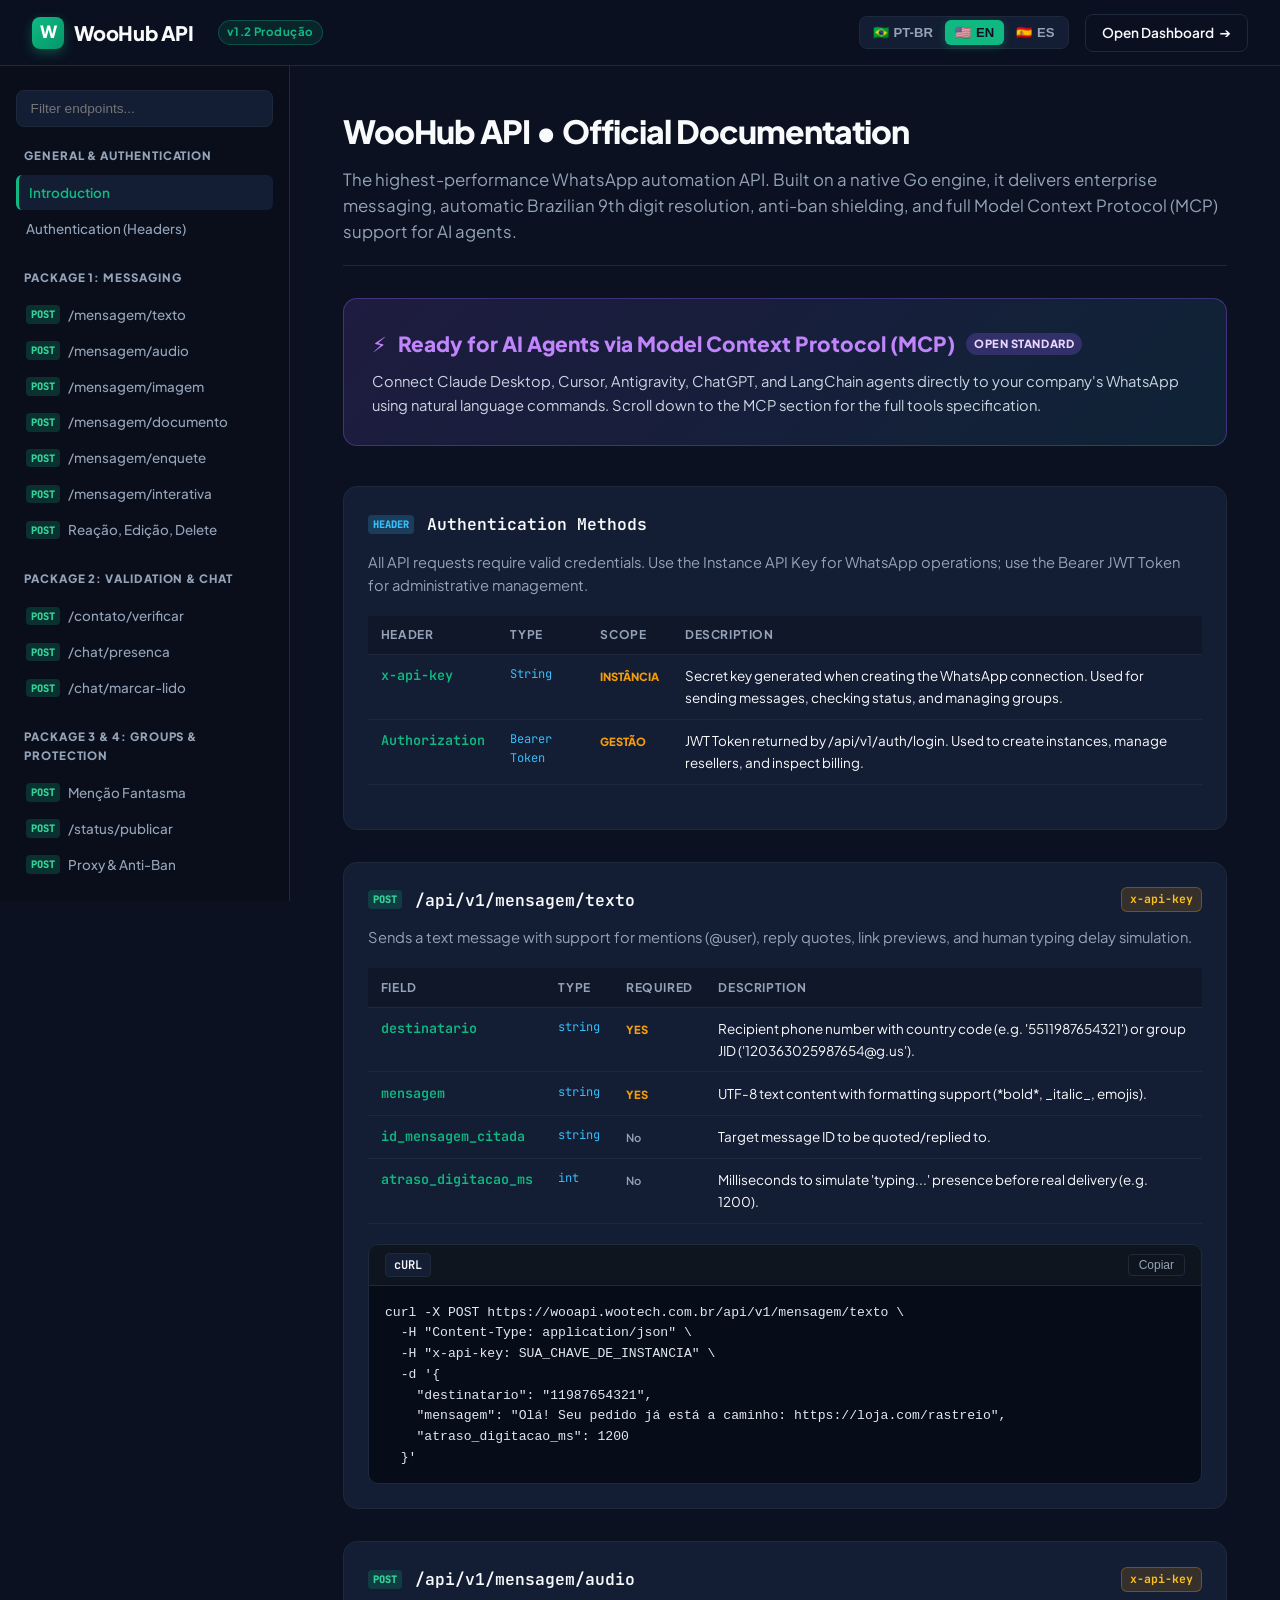
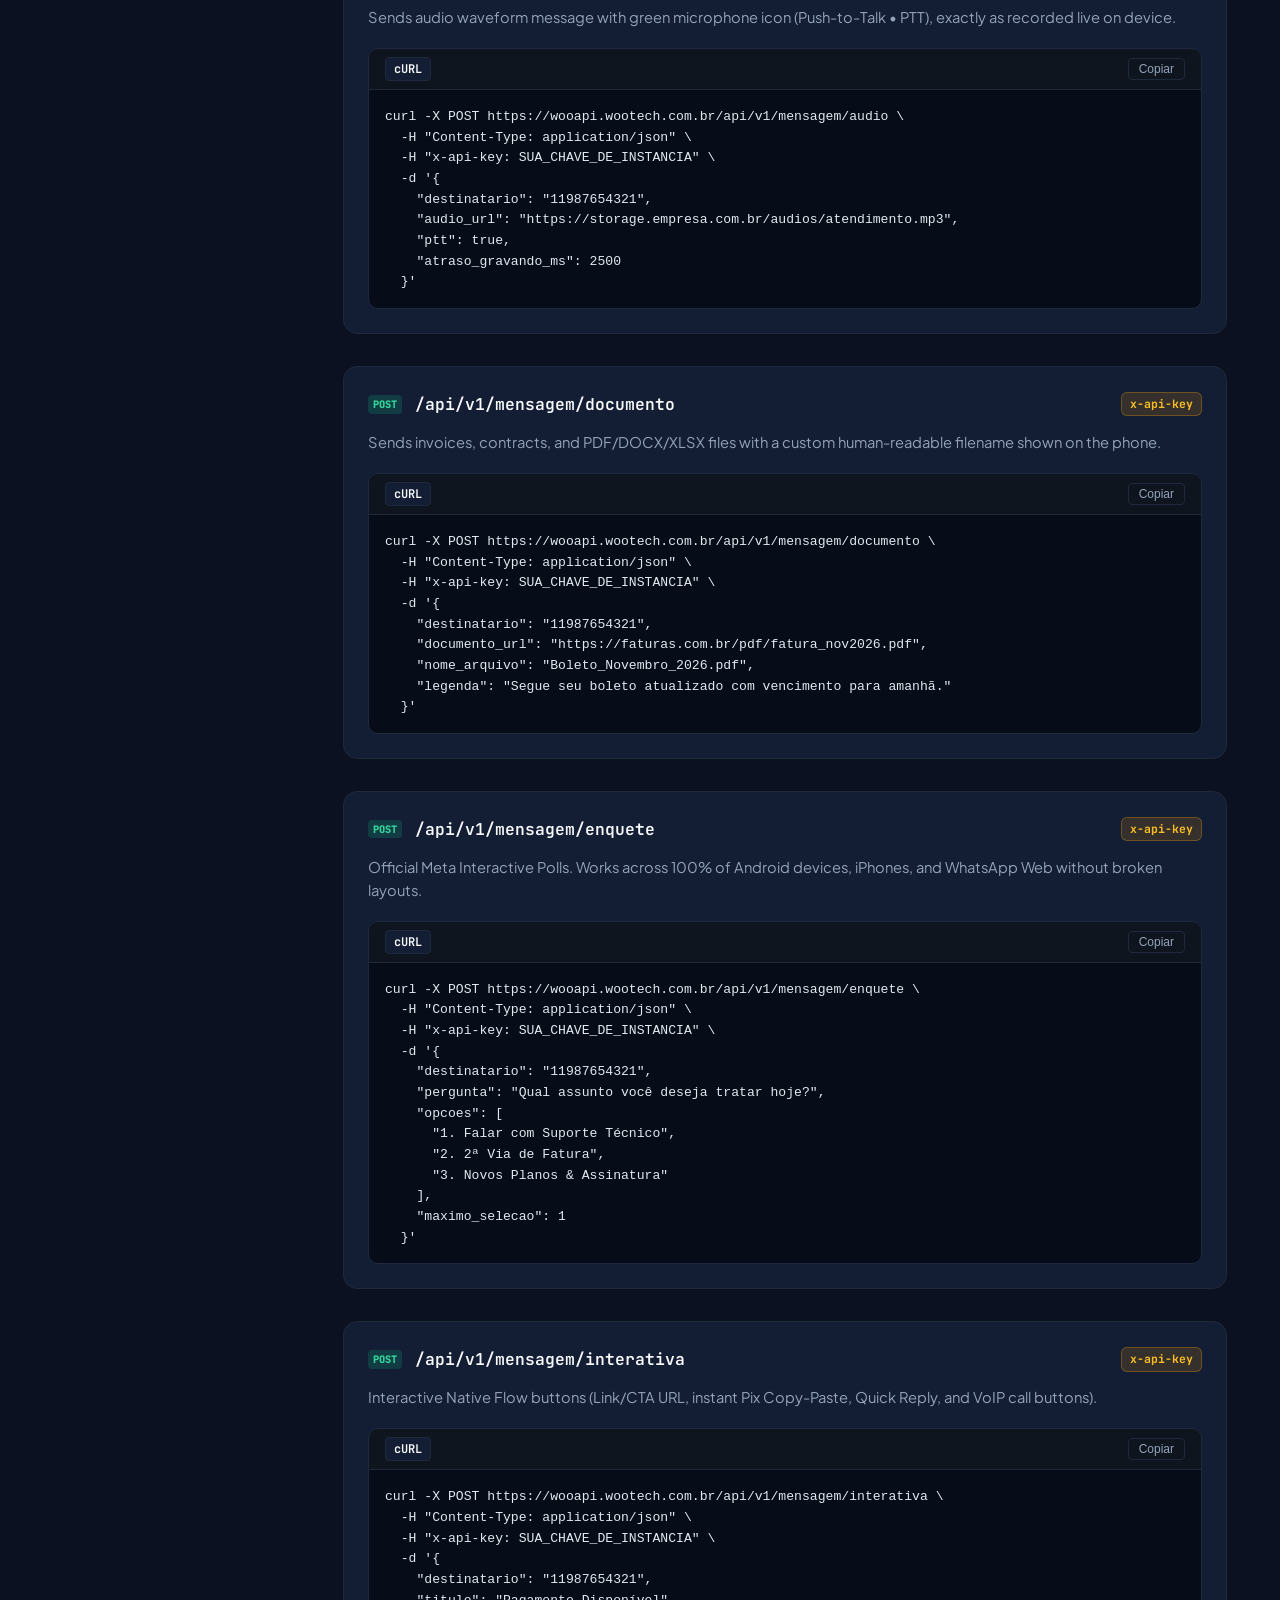
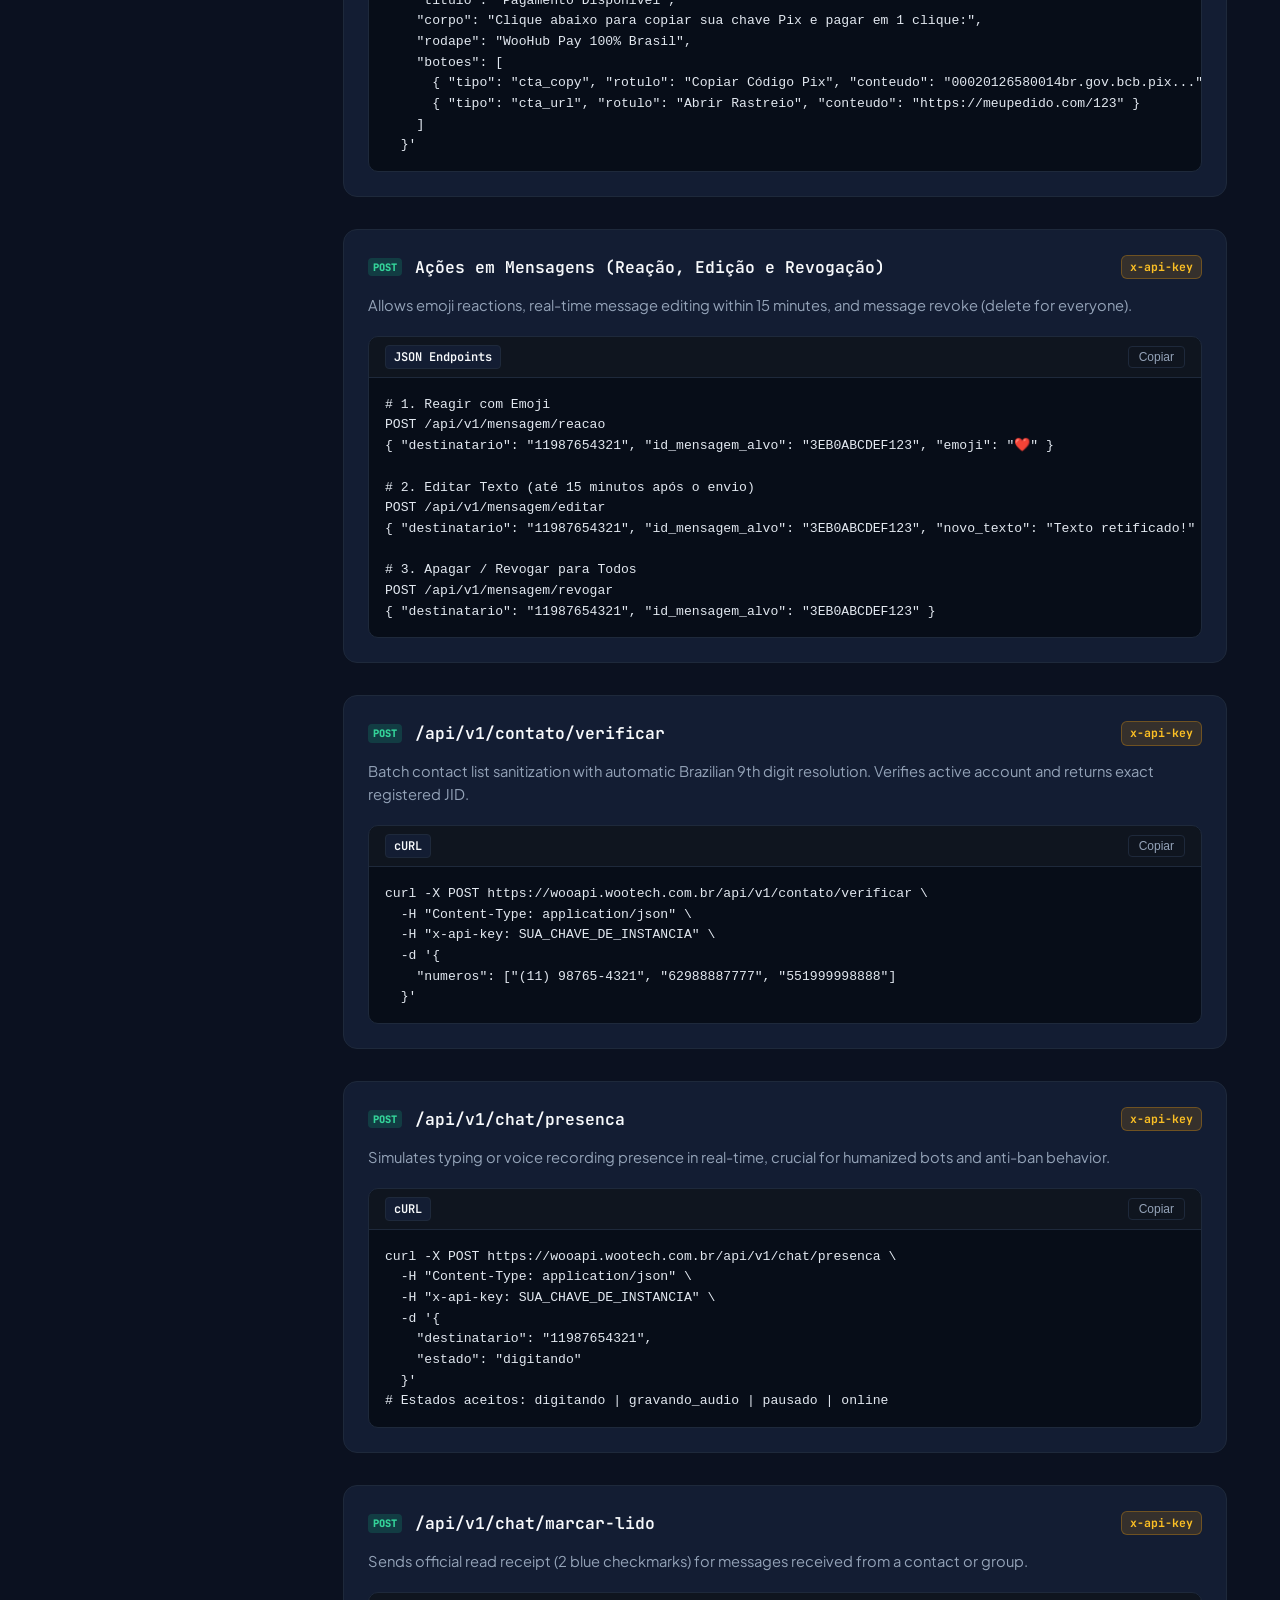
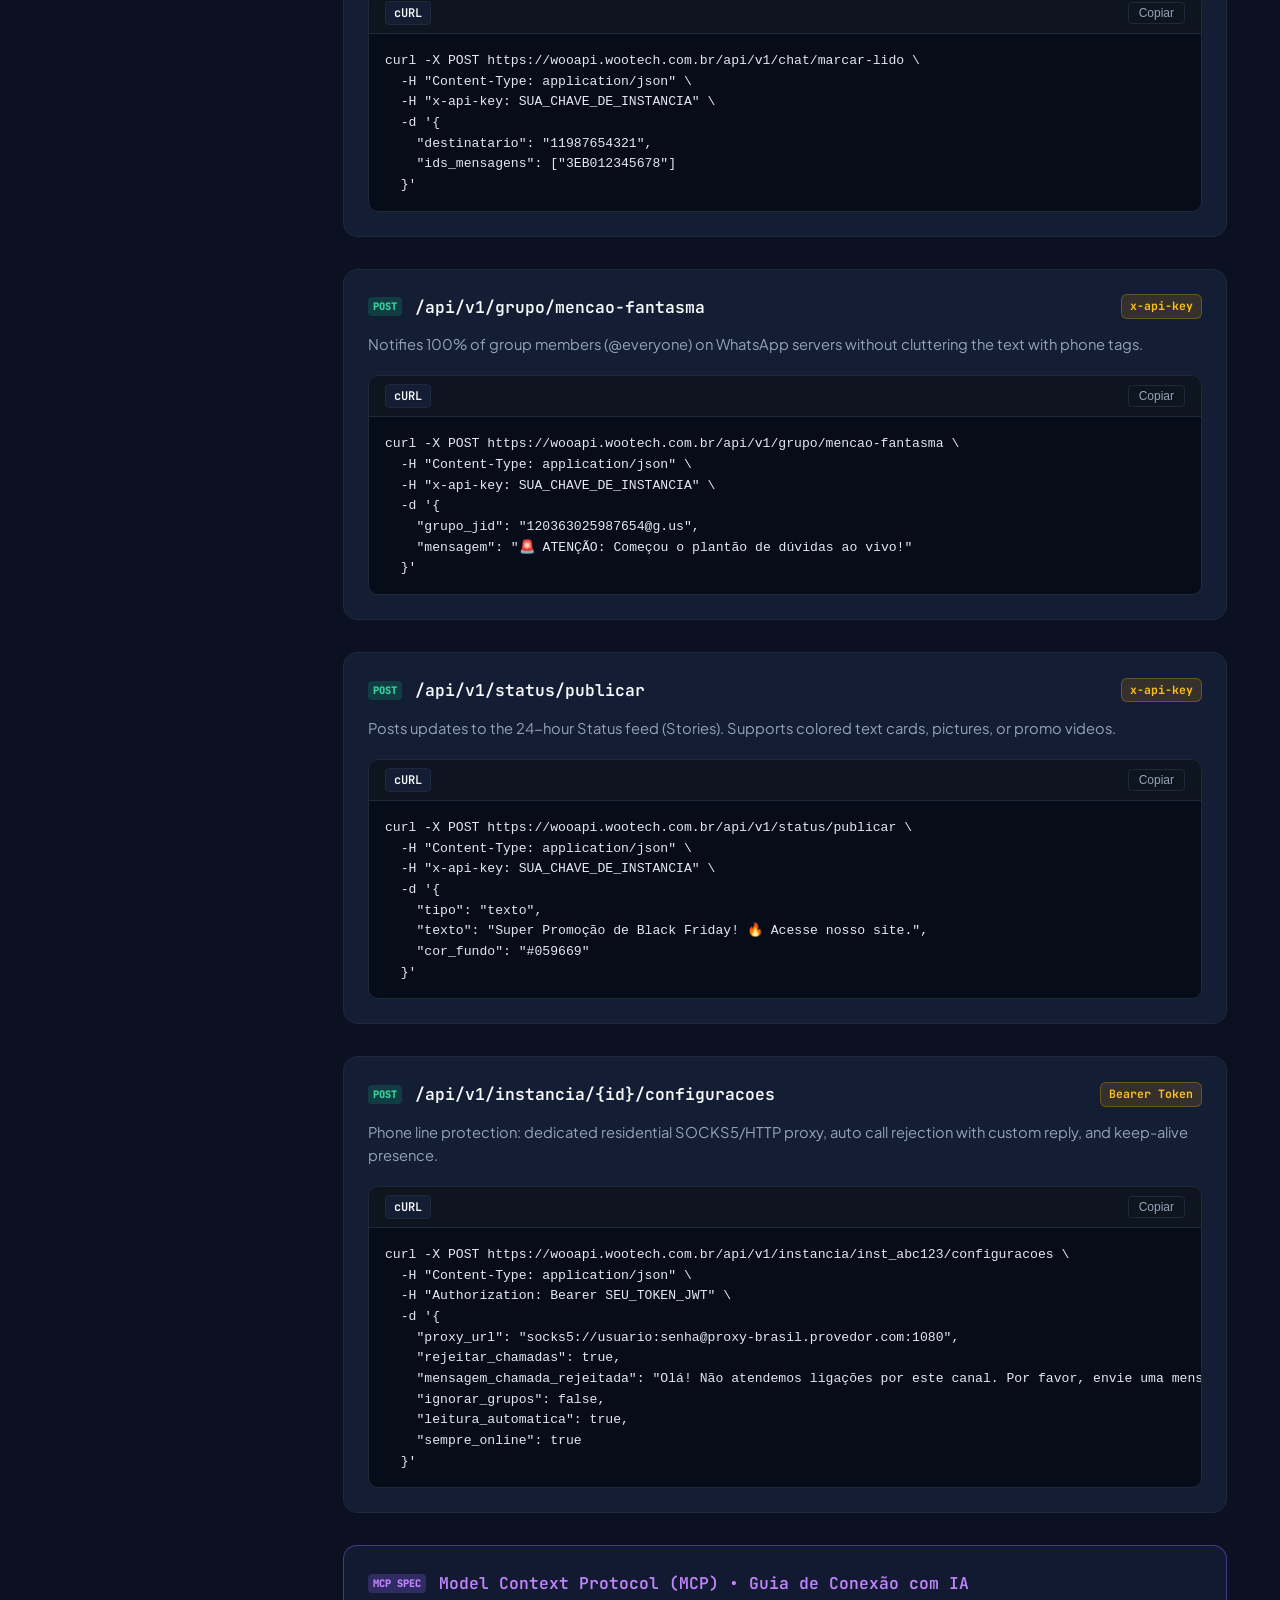
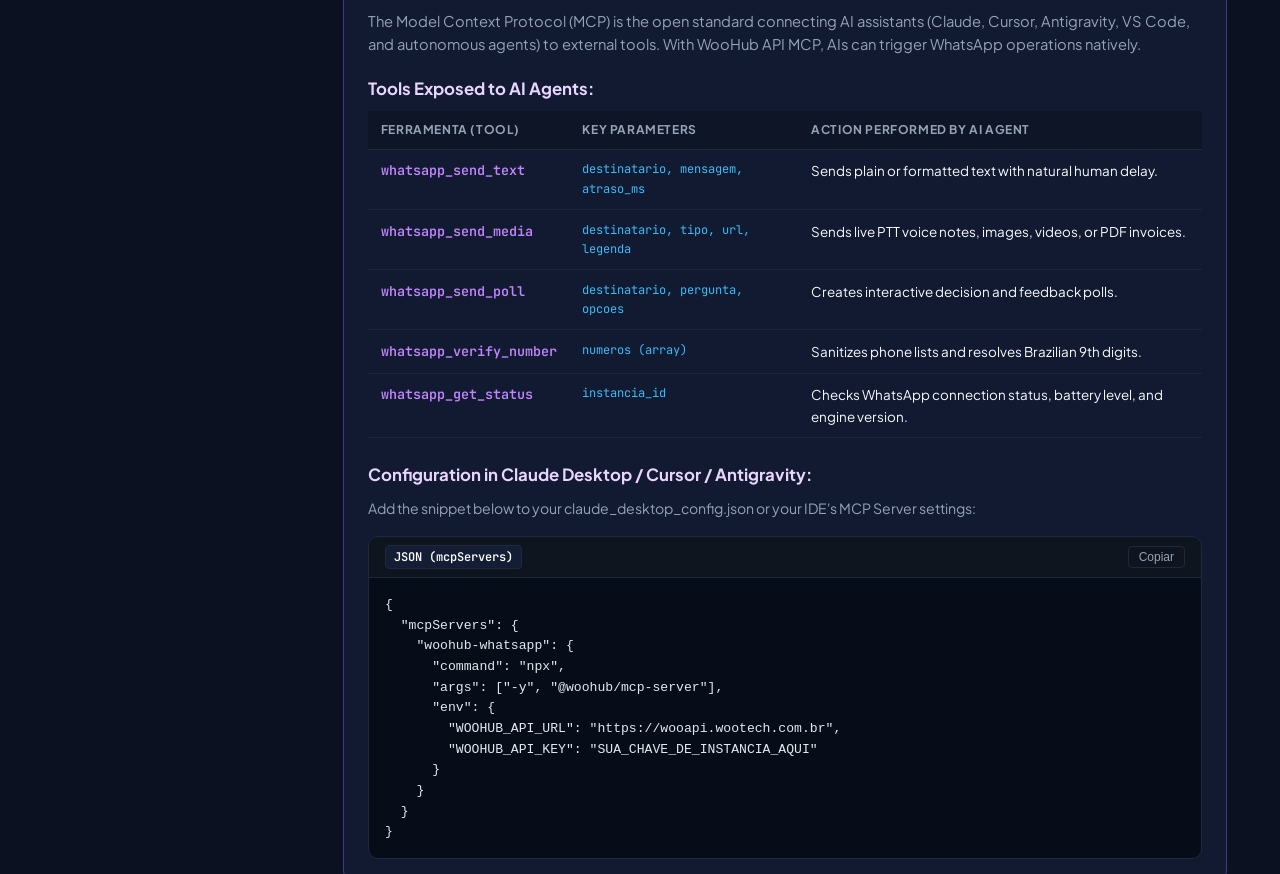
<file: web/docs.html>
<!DOCTYPE html>
<html lang="pt-BR">
<head>
  <meta charset="UTF-8">
  <meta name="viewport" content="width=device-width, initial-scale=1.0">
  <title>WooHub API • Documentação Oficial Pública (API & MCP)</title>
  <meta name="description" content="Documentação Pública da WooHub API: Mensageria WhatsApp, Enquetes Interativas, Grupos, Menção Fantasma, Validador 9º Dígito BR, Blindagem Anti-Ban e Protocolo MCP para IA.">
  <link rel="preconnect" href="https://fonts.googleapis.com">
  <link rel="preconnect" href="https://fonts.gstatic.com" crossorigin>
  <link href="https://fonts.googleapis.com/css2?family=Plus+Jakarta+Sans:wght@400;500;600;700;800&family=JetBrains+Mono:wght@400;500;600&display=swap" rel="stylesheet">
  <style>
    :root {
      --bg-principal: #0b1120;
      --bg-card: #131d33;
      --bg-card-hover: #1a2744;
      --bg-codigo: #070d18;
      --borda: #1e293b;
      --borda-foco: #10b981;
      --texto-claro: #f8fafc;
      --texto-muted: #94a3b8;
      --verde-sucesso: #10b981;
      --verde-hover: #059669;
      --azul-destaque: #38bdf8;
      --laranja-alerta: #f59e0b;
      --vermelho-erro: #ef4444;
      --roxo-mcp: #8b5cf6;
      --fonte-padrao: 'Plus Jakarta Sans', system-ui, -apple-system, sans-serif;
      --fonte-mono: 'JetBrains Mono', monospace;
    }

    * {
      box-sizing: border-box;
      margin: 0;
      padding: 0;
    }

    body {
      background-color: var(--bg-principal);
      color: var(--texto-claro);
      font-family: var(--fonte-padrao);
      line-height: 1.6;
      -webkit-font-smoothing: antialiased;
    }

    /* Topbar Fixa */
    .topbar {
      position: sticky;
      top: 0;
      z-index: 100;
      background: rgba(11, 17, 32, 0.88);
      backdrop-filter: blur(14px);
      border-bottom: 1px solid var(--borda);
      padding: 0.85rem 2rem;
      display: flex;
      align-items: center;
      justify-content: space-between;
    }

    .topbar-esquerda {
      display: flex;
      align-items: center;
      gap: 1.5rem;
    }

    .logo-container {
      display: flex;
      align-items: center;
      gap: 0.6rem;
      text-decoration: none;
      color: var(--texto-claro);
      font-weight: 800;
      font-size: 1.25rem;
      letter-spacing: -0.02em;
    }

    .logo-icone {
      width: 32px;
      height: 32px;
      background: linear-gradient(135deg, #10b981, #059669);
      border-radius: 8px;
      display: flex;
      align-items: center;
      justify-content: center;
      color: white;
      font-weight: 800;
      font-size: 1.05rem;
      box-shadow: 0 4px 12px rgba(16, 185, 129, 0.35);
    }

    .badge-versao {
      font-size: 0.72rem;
      font-weight: 700;
      padding: 2px 8px;
      background: rgba(16, 185, 129, 0.12);
      color: var(--verde-sucesso);
      border: 1px solid rgba(16, 185, 129, 0.3);
      border-radius: 999px;
      letter-spacing: 0.04em;
    }

    .topbar-direita {
      display: flex;
      align-items: center;
      gap: 1rem;
    }

    /* Seletor de Idioma */
    .seletor-idioma {
      display: flex;
      background: var(--bg-card);
      border: 1px solid var(--borda);
      border-radius: 8px;
      padding: 3px;
      gap: 2px;
    }

    .btn-idioma {
      background: transparent;
      border: none;
      color: var(--texto-muted);
      font-size: 0.82rem;
      font-weight: 600;
      padding: 5px 10px;
      border-radius: 6px;
      cursor: pointer;
      display: flex;
      align-items: center;
      gap: 5px;
      transition: all 0.2s ease;
    }

    .btn-idioma:hover {
      color: var(--texto-claro);
      background: rgba(255, 255, 255, 0.05);
    }

    .btn-idioma.ativo {
      background: var(--verde-sucesso);
      color: #0b1120;
      font-weight: 700;
      box-shadow: 0 2px 8px rgba(16, 185, 129, 0.3);
    }

    .btn-painel {
      background: transparent;
      border: 1px solid var(--borda);
      color: var(--texto-claro);
      font-size: 0.85rem;
      font-weight: 600;
      padding: 0.45rem 1rem;
      border-radius: 8px;
      text-decoration: none;
      display: inline-flex;
      align-items: center;
      gap: 6px;
      transition: all 0.2s;
    }

    .btn-painel:hover {
      border-color: var(--verde-sucesso);
      color: var(--verde-sucesso);
      background: rgba(16, 185, 129, 0.06);
    }

    /* Layout Principal */
    .container-docs {
      display: flex;
      min-height: calc(100vh - 65px);
    }

    /* Sidebar de Navegação */
    .sidebar-docs {
      width: 290px;
      flex-shrink: 0;
      background: #090e1a;
      border-right: 1px solid var(--borda);
      padding: 1.5rem 1rem;
      position: sticky;
      top: 65px;
      height: calc(100vh - 65px);
      overflow-y: auto;
    }

    .busca-box {
      margin-bottom: 1.25rem;
    }

    .busca-input {
      width: 100%;
      background: var(--bg-card);
      border: 1px solid var(--borda);
      border-radius: 8px;
      padding: 0.6rem 0.85rem;
      font-size: 0.85rem;
      color: var(--texto-claro);
      outline: none;
      transition: border-color 0.2s;
    }

    .busca-input:focus {
      border-color: var(--verde-sucesso);
    }

    .nav-grupo {
      margin-bottom: 1.4rem;
    }

    .nav-titulo {
      font-size: 0.72rem;
      font-weight: 800;
      text-transform: uppercase;
      letter-spacing: 0.08em;
      color: var(--texto-muted);
      margin-bottom: 0.6rem;
      padding-left: 0.5rem;
    }

    .nav-link {
      display: flex;
      align-items: center;
      gap: 8px;
      padding: 0.45rem 0.65rem;
      border-radius: 6px;
      color: var(--texto-muted);
      text-decoration: none;
      font-size: 0.84rem;
      font-weight: 500;
      transition: all 0.15s ease;
      cursor: pointer;
    }

    .nav-link:hover, .nav-link.ativo {
      color: var(--texto-claro);
      background: var(--bg-card);
    }

    .nav-link.ativo {
      color: var(--verde-sucesso);
      font-weight: 600;
      border-left: 3px solid var(--verde-sucesso);
    }

    .badge-metodo {
      font-size: 0.65rem;
      font-weight: 800;
      padding: 1px 5px;
      border-radius: 4px;
      font-family: var(--fonte-mono);
    }

    .badge-post { background: rgba(16, 185, 129, 0.2); color: #34d399; }
    .badge-get { background: rgba(56, 189, 248, 0.2); color: #38bdf8; }
    .badge-mcp { background: rgba(139, 92, 246, 0.25); color: #c084fc; }

    /* Área de Conteúdo */
    .conteudo-docs {
      flex: 1;
      max-width: 980px;
      padding: 2.5rem 3rem 5rem 3rem;
      margin: 0 auto;
    }

    .secao-header {
      margin-bottom: 2rem;
      padding-bottom: 1.25rem;
      border-bottom: 1px solid var(--borda);
    }

    .secao-titulo {
      font-size: 2rem;
      font-weight: 800;
      letter-spacing: -0.03em;
      margin-bottom: 0.6rem;
      color: var(--texto-claro);
    }

    .secao-subtitulo {
      color: var(--texto-muted);
      font-size: 1.05rem;
      line-height: 1.55;
    }

    /* Cards de Endpoints & Recursos */
    .card-endpoint {
      background: var(--bg-card);
      border: 1px solid var(--borda);
      border-radius: 14px;
      padding: 1.5rem;
      margin-bottom: 2rem;
      transition: border-color 0.2s ease, box-shadow 0.2s ease;
    }

    .card-endpoint:hover {
      border-color: rgba(16, 185, 129, 0.35);
      box-shadow: 0 10px 30px rgba(0, 0, 0, 0.25);
    }

    .endpoint-topo {
      display: flex;
      align-items: center;
      gap: 0.8rem;
      margin-bottom: 0.85rem;
      flex-wrap: wrap;
    }

    .endpoint-rota {
      font-family: var(--fonte-mono);
      font-size: 1.02rem;
      font-weight: 600;
      color: var(--texto-claro);
    }

    .endpoint-auth {
      margin-left: auto;
      font-size: 0.72rem;
      font-weight: 700;
      padding: 2px 8px;
      background: rgba(245, 158, 11, 0.15);
      color: #fbbf24;
      border: 1px solid rgba(245, 158, 11, 0.3);
      border-radius: 6px;
      font-family: var(--fonte-mono);
    }

    .endpoint-descricao {
      color: var(--texto-muted);
      font-size: 0.92rem;
      margin-bottom: 1.2rem;
      line-height: 1.55;
    }

    /* Tabelas de Parâmetros */
    .tabela-parametros {
      width: 100%;
      border-collapse: collapse;
      margin-bottom: 1.25rem;
      font-size: 0.84rem;
    }

    .tabela-parametros th {
      text-align: left;
      padding: 0.6rem 0.8rem;
      background: rgba(0, 0, 0, 0.2);
      color: var(--texto-muted);
      font-weight: 700;
      border-bottom: 1px solid var(--borda);
      font-size: 0.75rem;
      text-transform: uppercase;
      letter-spacing: 0.05em;
    }

    .tabela-parametros td {
      padding: 0.65rem 0.8rem;
      border-bottom: 1px solid rgba(255, 255, 255, 0.05);
      vertical-align: top;
    }

    .param-nome {
      font-family: var(--fonte-mono);
      font-weight: 600;
      color: var(--verde-sucesso);
    }

    .param-tipo {
      font-family: var(--fonte-mono);
      font-size: 0.75rem;
      color: var(--azul-destaque);
    }

    .param-req {
      font-size: 0.7rem;
      font-weight: 800;
      color: var(--laranja-alerta);
      text-transform: uppercase;
    }

    .param-opt {
      font-size: 0.7rem;
      font-weight: 600;
      color: var(--texto-muted);
    }

    /* Abas de Código & Snippets */
    .bloco-codigo-container {
      background: var(--bg-codigo);
      border: 1px solid var(--borda);
      border-radius: 10px;
      overflow: hidden;
      margin-top: 1rem;
    }

    .codigo-header {
      display: flex;
      align-items: center;
      justify-content: space-between;
      padding: 0.5rem 1rem;
      background: rgba(255, 255, 255, 0.03);
      border-bottom: 1px solid var(--borda);
    }

    .codigo-abas {
      display: flex;
      gap: 0.5rem;
    }

    .codigo-aba-btn {
      background: transparent;
      border: none;
      color: var(--texto-muted);
      font-size: 0.75rem;
      font-weight: 600;
      padding: 3px 8px;
      border-radius: 4px;
      cursor: pointer;
      font-family: var(--fonte-mono);
    }

    .codigo-aba-btn.ativo {
      color: var(--texto-claro);
      background: var(--bg-card);
      border: 1px solid var(--borda);
    }

    .btn-copiar {
      background: transparent;
      border: 1px solid var(--borda);
      color: var(--texto-muted);
      font-size: 0.75rem;
      padding: 3px 10px;
      border-radius: 4px;
      cursor: pointer;
      display: inline-flex;
      align-items: center;
      gap: 4px;
      transition: all 0.2s;
    }

    .btn-copiar:hover {
      color: var(--texto-claro);
      border-color: var(--verde-sucesso);
    }

    pre.codigo-snippet {
      padding: 1rem;
      overflow-x: auto;
      font-family: var(--fonte-mono);
      font-size: 0.82rem;
      color: #e2e8f0;
      line-height: 1.5;
    }

    /* Banner MCP */
    .banner-mcp {
      background: linear-gradient(135deg, rgba(139, 92, 246, 0.15), rgba(56, 189, 248, 0.1));
      border: 1px solid rgba(139, 92, 246, 0.35);
      border-radius: 14px;
      padding: 1.75rem;
      margin-bottom: 2.5rem;
    }

    .banner-mcp-titulo {
      display: flex;
      align-items: center;
      gap: 0.7rem;
      color: #c084fc;
      font-size: 1.3rem;
      font-weight: 800;
      margin-bottom: 0.6rem;
    }

    .banner-mcp-tag {
      background: rgba(139, 92, 246, 0.25);
      color: #e9d5ff;
      font-size: 0.7rem;
      padding: 2px 8px;
      border-radius: 999px;
      text-transform: uppercase;
      letter-spacing: 0.05em;
    }

    /* Responsividade */
    @media (max-width: 900px) {
      .sidebar-docs {
        display: none;
      }
      .conteudo-docs {
        padding: 1.5rem 1rem;
      }
      .topbar {
        padding: 0.75rem 1rem;
      }
    }
  </style>
</head>
<body>

  <!-- TOPBAR PÚBLICA -->
  <header class="topbar">
    <div class="topbar-esquerda">
      <a href="/docs" class="logo-container">
        <div class="logo-icone">W</div>
        <span>WooHub API</span>
      </a>
      <span class="badge-versao">v1.2 Produção</span>
    </div>

    <div class="topbar-direita">
      <!-- Seletor Tri-língue -->
      <div class="seletor-idioma">
        <button class="btn-idioma ativo" data-lang="pt" onclick="mudarIdioma('pt')">
          <span>🇧🇷</span> PT-BR
        </button>
        <button class="btn-idioma" data-lang="en" onclick="mudarIdioma('en')">
          <span>🇺🇸</span> EN
        </button>
        <button class="btn-idioma" data-lang="es" onclick="mudarIdioma('es')">
          <span>🇪🇸</span> ES
        </button>
      </div>

      <a href="/" class="btn-painel">
        <span data-i18n="btn_acessar_painel">Acessar Painel</span> ➔
      </a>
    </div>
  </header>

  <!-- CONTAINER PRINCIPAL -->
  <div class="container-docs">

    <!-- SIDEBAR DE NAVEGAÇÃO -->
    <aside class="sidebar-docs">
      <div class="busca-box">
        <input type="text" id="busca-docs" class="busca-input" placeholder="Filtrar endpoints..." data-i18n-placeholder="placeholder_busca" oninput="filtrarEndpoints()">
      </div>

      <div class="nav-grupo">
        <div class="nav-titulo" data-i18n="nav_geral">Geral & Autenticação</div>
        <a class="nav-link ativo" href="#introducao" data-i18n="nav_intro">Introdução</a>
        <a class="nav-link" href="#autenticacao" data-i18n="nav_auth">Autenticação (Headers)</a>
      </div>

      <div class="nav-grupo">
        <div class="nav-titulo" data-i18n="nav_pacote1">Pacote 1: Mensageria</div>
        <a class="nav-link" href="#msg-texto"><span class="badge-metodo badge-post">POST</span> /mensagem/texto</a>
        <a class="nav-link" href="#msg-audio"><span class="badge-metodo badge-post">POST</span> /mensagem/audio</a>
        <a class="nav-link" href="#msg-midia"><span class="badge-metodo badge-post">POST</span> /mensagem/imagem</a>
        <a class="nav-link" href="#msg-documento"><span class="badge-metodo badge-post">POST</span> /mensagem/documento</a>
        <a class="nav-link" href="#msg-enquete"><span class="badge-metodo badge-post">POST</span> /mensagem/enquete</a>
        <a class="nav-link" href="#msg-interativa"><span class="badge-metodo badge-post">POST</span> /mensagem/interativa</a>
        <a class="nav-link" href="#msg-acoes"><span class="badge-metodo badge-post">POST</span> Reação, Edição, Delete</a>
      </div>

      <div class="nav-grupo">
        <div class="nav-titulo" data-i18n="nav_pacote2">Pacote 2: Validação & Chat</div>
        <a class="nav-link" href="#contato-verificar"><span class="badge-metodo badge-post">POST</span> /contato/verificar</a>
        <a class="nav-link" href="#chat-presenca"><span class="badge-metodo badge-post">POST</span> /chat/presenca</a>
        <a class="nav-link" href="#chat-lido"><span class="badge-metodo badge-post">POST</span> /chat/marcar-lido</a>
      </div>

      <div class="nav-grupo">
        <div class="nav-titulo" data-i18n="nav_pacote3">Pacote 3 & 4: Grupos & Proteção</div>
        <a class="nav-link" href="#grupo-mencao"><span class="badge-metodo badge-post">POST</span> Menção Fantasma</a>
        <a class="nav-link" href="#status-publicar"><span class="badge-metodo badge-post">POST</span> /status/publicar</a>
        <a class="nav-link" href="#blindagem-antiban"><span class="badge-metodo badge-post">POST</span> Proxy & Anti-Ban</a>
      </div>

      <div class="nav-grupo">
        <div class="nav-titulo" style="color: #c084fc;">Model Context Protocol (MCP)</div>
        <a class="nav-link" href="#mcp-protocolo"><span class="badge-metodo badge-mcp">MCP</span> IA & Agentes Autônomos</a>
      </div>
    </aside>

    <!-- CONTEÚDO PRINCIPAL -->
    <main class="conteudo-docs">

      <!-- INTRODUÇÃO -->
      <section id="introducao" class="secao-header">
        <h1 class="secao-titulo" data-i18n="titulo_intro">WooHub API • Documentação Oficial</h1>
        <p class="secao-subtitulo" data-i18n="desc_intro">
          A API de automação de WhatsApp de mais alto desempenho no Brasil. Construída sobre motor Go nativo, oferece mensageria corporativa, resolução automática de nono dígito brasileiro, proteção anti-ban e suporte completo a agentes de inteligência artificial via MCP.
        </p>
      </section>

      <!-- BANNER MCP DESTAQUE -->
      <div class="banner-mcp" id="banner-mcp-top">
        <div class="banner-mcp-titulo">
          <span>⚡</span>
          <span data-i18n="banner_mcp_titulo">Pronto para Agentes de IA via Model Context Protocol (MCP)</span>
          <span class="banner-mcp-tag">Open Standard</span>
        </div>
        <p style="color: #cbd5e1; font-size: 0.92rem; line-height: 1.6;" data-i18n="banner_mcp_desc">
          Conecte o Claude Desktop, Cursor, Antigravity, ChatGPT e agentes LangChain diretamente ao WhatsApp da sua empresa com comandos em linguagem natural. Role até a seção MCP para ver a especificação completa de ferramentas e prompts.
        </p>
      </div>

      <!-- AUTENTICAÇÃO -->
      <section id="autenticacao" class="card-endpoint">
        <div class="endpoint-topo">
          <span class="badge-metodo badge-get">HEADER</span>
          <span class="endpoint-rota" data-i18n="auth_titulo">Métodos de Autenticação</span>
        </div>
        <p class="endpoint-descricao" data-i18n="auth_desc">
          Todas as requisições para a API devem incluir credenciais válidas. Para operações de WhatsApp utilize a chave da instância; para rotas administrativas utilize o Bearer Token JWT.
        </p>

        <table class="tabela-parametros">
          <thead>
            <tr>
              <th data-i18n="th_header">Header</th>
              <th data-i18n="th_tipo">Tipo</th>
              <th data-i18n="th_escopo">Escopo</th>
              <th data-i18n="th_desc">Descrição</th>
            </tr>
          </thead>
          <tbody>
            <tr>
              <td class="param-nome">x-api-key</td>
              <td class="param-tipo">String</td>
              <td><span class="param-req">Instância</span></td>
              <td data-i18n="auth_xapikey_desc">Chave secreta gerada ao criar a conexão WhatsApp. Usada para envio de mensagens, checagem e grupos.</td>
            </tr>
            <tr>
              <td class="param-nome">Authorization</td>
              <td class="param-tipo">Bearer Token</td>
              <td><span class="param-req">Gestão</span></td>
              <td data-i18n="auth_jwt_desc">Token JWT retornado em /api/v1/auth/login. Usado para criar instâncias, revendas e consultar financeiro.</td>
            </tr>
          </tbody>
        </table>
      </section>

      <!-- ENVIAR TEXTO -->
      <section id="msg-texto" class="card-endpoint item-endpoint">
        <div class="endpoint-topo">
          <span class="badge-metodo badge-post">POST</span>
          <span class="endpoint-rota">/api/v1/mensagem/texto</span>
          <span class="endpoint-auth">x-api-key</span>
        </div>
        <p class="endpoint-descricao" data-i18n="desc_msg_texto">
          Envia uma mensagem de texto com suporte a menções (@usuario), citação/resposta de mensagens anteriores, pré-visualização de links e simulação humana com tempo de digitação.
        </p>

        <table class="tabela-parametros">
          <thead>
            <tr>
              <th data-i18n="th_campo">Campo</th>
              <th data-i18n="th_tipo">Tipo</th>
              <th data-i18n="th_obrig">Obrigatório</th>
              <th data-i18n="th_desc">Descrição</th>
            </tr>
          </thead>
          <tbody>
            <tr>
              <td class="param-nome">destinatario</td>
              <td class="param-tipo">string</td>
              <td><span class="param-req" data-i18n="sim">Sim</span></td>
              <td data-i18n="param_destinatario_desc">Número com DDD (ex: "11987654321") ou JID de grupo ("120363025987654@g.us").</td>
            </tr>
            <tr>
              <td class="param-nome">mensagem</td>
              <td class="param-tipo">string</td>
              <td><span class="param-req" data-i18n="sim">Sim</span></td>
              <td data-i18n="param_mensagem_desc">Conteúdo em texto UTF-8 com suporte a formatação (*negrito*, _itálico_, emojis).</td>
            </tr>
            <tr>
              <td class="param-nome">id_mensagem_citada</td>
              <td class="param-tipo">string</td>
              <td><span class="param-opt" data-i18n="nao">Não</span></td>
              <td data-i18n="param_citada_desc">ID da mensagem que será respondida com Quote/Citação.</td>
            </tr>
            <tr>
              <td class="param-nome">atraso_digitacao_ms</td>
              <td class="param-tipo">int</td>
              <td><span class="param-opt" data-i18n="nao">Não</span></td>
              <td data-i18n="param_digitando_desc">Milissegundos simulando presença "digitando..." antes do envio real (ex: 1500).</td>
            </tr>
          </tbody>
        </table>

        <div class="bloco-codigo-container">
          <div class="codigo-header">
            <div class="codigo-abas">
              <button class="codigo-aba-btn ativo">cURL</button>
            </div>
            <button class="btn-copiar" onclick="copiarCodigo(this)">Copiar</button>
          </div>
          <pre class="codigo-snippet"><code>curl -X POST https://wooapi.wootech.com.br/api/v1/mensagem/texto \
  -H "Content-Type: application/json" \
  -H "x-api-key: SUA_CHAVE_DE_INSTANCIA" \
  -d '{
    "destinatario": "11987654321",
    "mensagem": "Olá! Seu pedido já está a caminho: https://loja.com/rastreio",
    "atraso_digitacao_ms": 1200
  }'</code></pre>
        </div>
      </section>

      <!-- ENVIAR ÁUDIO PTT (GRAVADO NA HORA) -->
      <section id="msg-audio" class="card-endpoint item-endpoint">
        <div class="endpoint-topo">
          <span class="badge-metodo badge-post">POST</span>
          <span class="endpoint-rota">/api/v1/mensagem/audio</span>
          <span class="endpoint-auth">x-api-key</span>
        </div>
        <p class="endpoint-descricao" data-i18n="desc_msg_audio">
          Envia áudio com onda sonora e ícone de microfone verde (Push-to-Talk • PTT), exatamente como se tivesse sido gravado e falado na hora pelo usuário.
        </p>

        <div class="bloco-codigo-container">
          <div class="codigo-header">
            <div class="codigo-abas"><button class="codigo-aba-btn ativo">cURL</button></div>
            <button class="btn-copiar" onclick="copiarCodigo(this)">Copiar</button>
          </div>
          <pre class="codigo-snippet"><code>curl -X POST https://wooapi.wootech.com.br/api/v1/mensagem/audio \
  -H "Content-Type: application/json" \
  -H "x-api-key: SUA_CHAVE_DE_INSTANCIA" \
  -d '{
    "destinatario": "11987654321",
    "audio_url": "https://storage.empresa.com.br/audios/atendimento.mp3",
    "ptt": true,
    "atraso_gravando_ms": 2500
  }'</code></pre>
        </div>
      </section>

      <!-- ENVIAR DOCUMENTO / PDF / BOLETO -->
      <section id="msg-documento" class="card-endpoint item-endpoint">
        <div class="endpoint-topo">
          <span class="badge-metodo badge-post">POST</span>
          <span class="endpoint-rota">/api/v1/mensagem/documento</span>
          <span class="endpoint-auth">x-api-key</span>
        </div>
        <p class="endpoint-descricao" data-i18n="desc_msg_doc">
          Envia boletos, notas fiscais, contratos e arquivos PDF/DOCX/XLSX especificando o nome oficial do arquivo que o cliente visualizará no celular.
        </p>

        <div class="bloco-codigo-container">
          <div class="codigo-header">
            <div class="codigo-abas"><button class="codigo-aba-btn ativo">cURL</button></div>
            <button class="btn-copiar" onclick="copiarCodigo(this)">Copiar</button>
          </div>
          <pre class="codigo-snippet"><code>curl -X POST https://wooapi.wootech.com.br/api/v1/mensagem/documento \
  -H "Content-Type: application/json" \
  -H "x-api-key: SUA_CHAVE_DE_INSTANCIA" \
  -d '{
    "destinatario": "11987654321",
    "documento_url": "https://faturas.com.br/pdf/fatura_nov2026.pdf",
    "nome_arquivo": "Boleto_Novembro_2026.pdf",
    "legenda": "Segue seu boleto atualizado com vencimento para amanhã."
  }'</code></pre>
        </div>
      </section>

      <!-- ENQUETES INTERATIVAS -->
      <section id="msg-enquete" class="card-endpoint item-endpoint">
        <div class="endpoint-topo">
          <span class="badge-metodo badge-post">POST</span>
          <span class="endpoint-rota">/api/v1/mensagem/enquete</span>
          <span class="endpoint-auth">x-api-key</span>
        </div>
        <p class="endpoint-descricao" data-i18n="desc_msg_enquete">
          Enquetes Interativas Oficiais da Meta. Funcionam em 100% dos celulares Android, iPhones e WhatsApp Web, sem quebrar layout e garantindo alta taxa de conversão em fluxos de atendimento.
        </p>

        <div class="bloco-codigo-container">
          <div class="codigo-header">
            <div class="codigo-abas"><button class="codigo-aba-btn ativo">cURL</button></div>
            <button class="btn-copiar" onclick="copiarCodigo(this)">Copiar</button>
          </div>
          <pre class="codigo-snippet"><code>curl -X POST https://wooapi.wootech.com.br/api/v1/mensagem/enquete \
  -H "Content-Type: application/json" \
  -H "x-api-key: SUA_CHAVE_DE_INSTANCIA" \
  -d '{
    "destinatario": "11987654321",
    "pergunta": "Qual assunto você deseja tratar hoje?",
    "opcoes": [
      "1. Falar com Suporte Técnico",
      "2. 2ª Via de Fatura",
      "3. Novos Planos & Assinatura"
    ],
    "maximo_selecao": 1
  }'</code></pre>
        </div>
      </section>

      <!-- BOTÕES NATIVE FLOW -->
      <section id="msg-interativa" class="card-endpoint item-endpoint">
        <div class="endpoint-topo">
          <span class="badge-metodo badge-post">POST</span>
          <span class="endpoint-rota">/api/v1/mensagem/interativa</span>
          <span class="endpoint-auth">x-api-key</span>
        </div>
        <p class="endpoint-descricao" data-i18n="desc_msg_botoes">
          Botões interativos Native Flow (Link/CTA URL, Pix Copia e Cola instantâneo, Resposta Rápida e Botão de Chamada VoIP).
        </p>

        <div class="bloco-codigo-container">
          <div class="codigo-header">
            <div class="codigo-abas"><button class="codigo-aba-btn ativo">cURL</button></div>
            <button class="btn-copiar" onclick="copiarCodigo(this)">Copiar</button>
          </div>
          <pre class="codigo-snippet"><code>curl -X POST https://wooapi.wootech.com.br/api/v1/mensagem/interativa \
  -H "Content-Type: application/json" \
  -H "x-api-key: SUA_CHAVE_DE_INSTANCIA" \
  -d '{
    "destinatario": "11987654321",
    "titulo": "Pagamento Disponível",
    "corpo": "Clique abaixo para copiar sua chave Pix e pagar em 1 clique:",
    "rodape": "WooHub Pay 100% Brasil",
    "botoes": [
      { "tipo": "cta_copy", "rotulo": "Copiar Código Pix", "conteudo": "00020126580014br.gov.bcb.pix..." },
      { "tipo": "cta_url", "rotulo": "Abrir Rastreio", "conteudo": "https://meupedido.com/123" }
    ]
  }'</code></pre>
        </div>
      </section>

      <!-- REAÇÃO, EDIÇÃO E DELETE -->
      <section id="msg-acoes" class="card-endpoint item-endpoint">
        <div class="endpoint-topo">
          <span class="badge-metodo badge-post">POST</span>
          <span class="endpoint-rota">Ações em Mensagens (Reação, Edição e Revogação)</span>
          <span class="endpoint-auth">x-api-key</span>
        </div>
        <p class="endpoint-descricao" data-i18n="desc_msg_acoes">
          Permite reagir com qualquer emoji, editar textos em tempo real após o envio e revogar (apagar para todos) mensagens disparadas.
        </p>

        <div class="bloco-codigo-container">
          <div class="codigo-header">
            <div class="codigo-abas"><button class="codigo-aba-btn ativo">JSON Endpoints</button></div>
            <button class="btn-copiar" onclick="copiarCodigo(this)">Copiar</button>
          </div>
          <pre class="codigo-snippet"><code># 1. Reagir com Emoji
POST /api/v1/mensagem/reacao
{ "destinatario": "11987654321", "id_mensagem_alvo": "3EB0ABCDEF123", "emoji": "❤️" }

# 2. Editar Texto (até 15 minutos após o envio)
POST /api/v1/mensagem/editar
{ "destinatario": "11987654321", "id_mensagem_alvo": "3EB0ABCDEF123", "novo_texto": "Texto retificado!" }

# 3. Apagar / Revogar para Todos
POST /api/v1/mensagem/revogar
{ "destinatario": "11987654321", "id_mensagem_alvo": "3EB0ABCDEF123" }</code></pre>
        </div>
      </section>

      <!-- VALIDADOR 9º DÍGITO BRASIL -->
      <section id="contato-verificar" class="card-endpoint item-endpoint">
        <div class="endpoint-topo">
          <span class="badge-metodo badge-post">POST</span>
          <span class="endpoint-rota">/api/v1/contato/verificar</span>
          <span class="endpoint-auth">x-api-key</span>
        </div>
        <p class="endpoint-descricao" data-i18n="desc_validador">
          Higienização em lote de listas com resolução automática do nono dígito brasileiro. Testa se o número existe com ou sem o 9 (ex: 55119... vs 5511...) e retorna o JID exato registrado no servidor do WhatsApp.
        </p>

        <div class="bloco-codigo-container">
          <div class="codigo-header">
            <div class="codigo-abas"><button class="codigo-aba-btn ativo">cURL</button></div>
            <button class="btn-copiar" onclick="copiarCodigo(this)">Copiar</button>
          </div>
          <pre class="codigo-snippet"><code>curl -X POST https://wooapi.wootech.com.br/api/v1/contato/verificar \
  -H "Content-Type: application/json" \
  -H "x-api-key: SUA_CHAVE_DE_INSTANCIA" \
  -d '{
    "numeros": ["(11) 98765-4321", "62988887777", "551999998888"]
  }'</code></pre>
        </div>
      </section>

      <!-- PRESENÇA DE CHAT -->
      <section id="chat-presenca" class="card-endpoint item-endpoint">
        <div class="endpoint-topo">
          <span class="badge-metodo badge-post">POST</span>
          <span class="endpoint-rota">/api/v1/chat/presenca</span>
          <span class="endpoint-auth">x-api-key</span>
        </div>
        <p class="endpoint-descricao" data-i18n="desc_presenca">
          Simula presença de digitação ou gravação de áudio em tempo real na conversa do contato, essencial para bots humanizados e anti-ban.
        </p>

        <div class="bloco-codigo-container">
          <div class="codigo-header">
            <div class="codigo-abas"><button class="codigo-aba-btn ativo">cURL</button></div>
            <button class="btn-copiar" onclick="copiarCodigo(this)">Copiar</button>
          </div>
          <pre class="codigo-snippet"><code>curl -X POST https://wooapi.wootech.com.br/api/v1/chat/presenca \
  -H "Content-Type: application/json" \
  -H "x-api-key: SUA_CHAVE_DE_INSTANCIA" \
  -d '{
    "destinatario": "11987654321",
    "estado": "digitando"
  }'
# Estados aceitos: digitando | gravando_audio | pausado | online</code></pre>
        </div>
      </section>

      <!-- MARCAR COMO LIDO (CHECKS AZUIS) -->
      <section id="chat-lido" class="card-endpoint item-endpoint">
        <div class="endpoint-topo">
          <span class="badge-metodo badge-post">POST</span>
          <span class="endpoint-rota">/api/v1/chat/marcar-lido</span>
          <span class="endpoint-auth">x-api-key</span>
        </div>
        <p class="endpoint-descricao" data-i18n="desc_lido">
          Envia a confirmação de leitura oficial (2 checks azuis) para mensagens recebidas de um contato ou grupo.
        </p>

        <div class="bloco-codigo-container">
          <div class="codigo-header">
            <div class="codigo-abas"><button class="codigo-aba-btn ativo">cURL</button></div>
            <button class="btn-copiar" onclick="copiarCodigo(this)">Copiar</button>
          </div>
          <pre class="codigo-snippet"><code>curl -X POST https://wooapi.wootech.com.br/api/v1/chat/marcar-lido \
  -H "Content-Type: application/json" \
  -H "x-api-key: SUA_CHAVE_DE_INSTANCIA" \
  -d '{
    "destinatario": "11987654321",
    "ids_mensagens": ["3EB012345678"]
  }'</code></pre>
        </div>
      </section>

      <!-- MENÇÃO FANTASMA EM GRUPOS -->
      <section id="grupo-mencao" class="card-endpoint item-endpoint">
        <div class="endpoint-topo">
          <span class="badge-metodo badge-post">POST</span>
          <span class="endpoint-rota">/api/v1/grupo/mencao-fantasma</span>
          <span class="endpoint-auth">x-api-key</span>
        </div>
        <p class="endpoint-descricao" data-i18n="desc_mencao_fantasma">
          Notifica 100% dos membros de um grupo (@todos) nos servidores do WhatsApp sem poluir visualmente o corpo do texto com dezenas de números marcados.
        </p>

        <div class="bloco-codigo-container">
          <div class="codigo-header">
            <div class="codigo-abas"><button class="codigo-aba-btn ativo">cURL</button></div>
            <button class="btn-copiar" onclick="copiarCodigo(this)">Copiar</button>
          </div>
          <pre class="codigo-snippet"><code>curl -X POST https://wooapi.wootech.com.br/api/v1/grupo/mencao-fantasma \
  -H "Content-Type: application/json" \
  -H "x-api-key: SUA_CHAVE_DE_INSTANCIA" \
  -d '{
    "grupo_jid": "120363025987654@g.us",
    "mensagem": "🚨 ATENÇÃO: Começou o plantão de dúvidas ao vivo!"
  }'</code></pre>
        </div>
      </section>

      <!-- STATUS / STORIES 24H -->
      <section id="status-publicar" class="card-endpoint item-endpoint">
        <div class="endpoint-topo">
          <span class="badge-metodo badge-post">POST</span>
          <span class="endpoint-rota">/api/v1/status/publicar</span>
          <span class="endpoint-auth">x-api-key</span>
        </div>
        <p class="endpoint-descricao" data-i18n="desc_status">
          Publica postagens no feed de Status (Stories de 24 horas) do número conectado. Aceita textos coloridos, fotos ou vídeos promocionais.
        </p>

        <div class="bloco-codigo-container">
          <div class="codigo-header">
            <div class="codigo-abas"><button class="codigo-aba-btn ativo">cURL</button></div>
            <button class="btn-copiar" onclick="copiarCodigo(this)">Copiar</button>
          </div>
          <pre class="codigo-snippet"><code>curl -X POST https://wooapi.wootech.com.br/api/v1/status/publicar \
  -H "Content-Type: application/json" \
  -H "x-api-key: SUA_CHAVE_DE_INSTANCIA" \
  -d '{
    "tipo": "texto",
    "texto": "Super Promoção de Black Friday! 🔥 Acesse nosso site.",
    "cor_fundo": "#059669"
  }'</code></pre>
        </div>
      </section>

      <!-- BLINDAGEM ANTI-BAN & PROXY -->
      <section id="blindagem-antiban" class="card-endpoint item-endpoint">
        <div class="endpoint-topo">
          <span class="badge-metodo badge-post">POST</span>
          <span class="endpoint-rota">/api/v1/instancia/{id}/configuracoes</span>
          <span class="endpoint-auth">Bearer Token</span>
        </div>
        <p class="endpoint-descricao" data-i18n="desc_blindagem">
          Blindagem e proteção da linha telefônica: IP dedicado via Proxy Residencial SOCKS5/HTTP, rejeição automática de ligações de voz/vídeo com resposta configurável e modo sempre online.
        </p>

        <div class="bloco-codigo-container">
          <div class="codigo-header">
            <div class="codigo-abas"><button class="codigo-aba-btn ativo">cURL</button></div>
            <button class="btn-copiar" onclick="copiarCodigo(this)">Copiar</button>
          </div>
          <pre class="codigo-snippet"><code>curl -X POST https://wooapi.wootech.com.br/api/v1/instancia/inst_abc123/configuracoes \
  -H "Content-Type: application/json" \
  -H "Authorization: Bearer SEU_TOKEN_JWT" \
  -d '{
    "proxy_url": "socks5://usuario:senha@proxy-brasil.provedor.com:1080",
    "rejeitar_chamadas": true,
    "mensagem_chamada_rejeitada": "Olá! Não atendemos ligações por este canal. Por favor, envie uma mensagem de texto.",
    "ignorar_grupos": false,
    "leitura_automatica": true,
    "sempre_online": true
  }'</code></pre>
        </div>
      </section>

      <!-- MODEL CONTEXT PROTOCOL (MCP) -->
      <section id="mcp-protocolo" class="card-endpoint" style="border-color: rgba(139, 92, 246, 0.45); background: #111a30;">
        <div class="endpoint-topo">
          <span class="badge-metodo badge-mcp">MCP SPEC</span>
          <span class="endpoint-rota" style="color: #c084fc;">Model Context Protocol (MCP) • Guia de Conexão com IA</span>
        </div>
        <p class="endpoint-descricao" data-i18n="desc_mcp_guia">
          O Model Context Protocol (MCP) é o padrão aberto que conecta assistentes de inteligência artificial (como Claude, Cursor, Antigravity, VS Code e agentes autônomos) a sistemas externos. Através do MCP da WooHub API, IAs podem executar ações de WhatsApp nativamente sob linguagem natural.
        </p>

        <h3 style="font-size: 1.05rem; color: #e9d5ff; margin: 1.25rem 0 0.5rem 0;" data-i18n="mcp_tools_titulo">Ferramentas (Tools) Expostas para a IA:</h3>
        
        <table class="tabela-parametros">
          <thead>
            <tr>
              <th>Ferramenta (Tool)</th>
              <th data-i18n="th_parametros">Parâmetros Principais</th>
              <th data-i18n="th_acao">Ação Realizada pelo Agente de IA</th>
            </tr>
          </thead>
          <tbody>
            <tr>
              <td class="param-nome" style="color:#c084fc;">whatsapp_send_text</td>
              <td class="param-tipo">destinatario, mensagem, atraso_ms</td>
              <td data-i18n="tool_send_text_desc">Envia texto simples ou com formatação e delay humano.</td>
            </tr>
            <tr>
              <td class="param-nome" style="color:#c084fc;">whatsapp_send_media</td>
              <td class="param-tipo">destinatario, tipo, url, legenda</td>
              <td data-i18n="tool_send_media_desc">Envia áudios gravados na hora (PTT), imagens, vídeos ou faturas PDF.</td>
            </tr>
            <tr>
              <td class="param-nome" style="color:#c084fc;">whatsapp_send_poll</td>
              <td class="param-tipo">destinatario, pergunta, opcoes</td>
              <td data-i18n="tool_send_poll_desc">Cria enquetes de decisão e pesquisa para os clientes responderem.</td>
            </tr>
            <tr>
              <td class="param-nome" style="color:#c084fc;">whatsapp_verify_number</td>
              <td class="param-tipo">numeros (array)</td>
              <td data-i18n="tool_verify_desc">Higieniza telefones e corrige automaticamente o 9º dígito brasileiro.</td>
            </tr>
            <tr>
              <td class="param-nome" style="color:#c084fc;">whatsapp_get_status</td>
              <td class="param-tipo">instancia_id</td>
              <td data-i18n="tool_status_desc">Verifica se o WhatsApp está conectado, nível de bateria e versão.</td>
            </tr>
          </tbody>
        </table>

        <h3 style="font-size: 1.05rem; color: #e9d5ff; margin: 1.5rem 0 0.5rem 0;" data-i18n="mcp_config_titulo">Configuração no Claude Desktop / Cursor / Antigravity:</h3>
        <p style="color: var(--texto-muted); font-size: 0.88rem; margin-bottom: 0.75rem;" data-i18n="mcp_config_desc">
          Adicione o bloco abaixo ao arquivo <code>claude_desktop_config.json</code> ou na configuração de MCP Servers da sua IDE:
        </p>

        <div class="bloco-codigo-container">
          <div class="codigo-header">
            <div class="codigo-abas"><button class="codigo-aba-btn ativo">JSON (mcpServers)</button></div>
            <button class="btn-copiar" onclick="copiarCodigo(this)">Copiar</button>
          </div>
          <pre class="codigo-snippet"><code>{
  "mcpServers": {
    "woohub-whatsapp": {
      "command": "npx",
      "args": ["-y", "@woohub/mcp-server"],
      "env": {
        "WOOHUB_API_URL": "https://wooapi.wootech.com.br",
        "WOOHUB_API_KEY": "SUA_CHAVE_DE_INSTANCIA_AQUI"
      }
    }
  }
}</code></pre>
        </div>
      </section>

    </main>
  </div>

  <!-- SCRIPT DE TRADUÇÃO TRI-LÍNGUE & COMPORTAMENTO INTERATIVO -->
  <script>
    const DICIONARIO = {
      pt: {
        btn_acessar_painel: "Acessar Painel",
        placeholder_busca: "Filtrar endpoints...",
        nav_geral: "Geral & Autenticação",
        nav_intro: "Introdução",
        nav_auth: "Autenticação (Headers)",
        nav_pacote1: "Pacote 1: Mensageria",
        nav_pacote2: "Pacote 2: Validação & Chat",
        nav_pacote3: "Pacote 3 & 4: Grupos & Proteção",
        titulo_intro: "WooHub API • Documentação Oficial",
        desc_intro: "A API de automação de WhatsApp de mais alto desempenho no Brasil. Construída sobre motor Go nativo, oferece mensageria corporativa, resolução automática de nono dígito brasileiro, proteção anti-ban e suporte completo a agentes de inteligência artificial via MCP.",
        banner_mcp_titulo: "Pronto para Agentes de IA via Model Context Protocol (MCP)",
        banner_mcp_desc: "Conecte o Claude Desktop, Cursor, Antigravity, ChatGPT e agentes LangChain diretamente ao WhatsApp da sua empresa com comandos em linguagem natural. Role até a seção MCP para ver a especificação completa de ferramentas e prompts.",
        auth_titulo: "Métodos de Autenticação",
        auth_desc: "Todas as requisições para a API devem incluir credenciais válidas. Para operações de WhatsApp utilize a chave da instância; para rotas administrativas utilize o Bearer Token JWT.",
        th_header: "Header",
        th_tipo: "Tipo",
        th_escopo: "Escopo",
        th_desc: "Descrição",
        th_campo: "Campo",
        th_obrig: "Obrigatório",
        th_parametros: "Parâmetros Principais",
        th_acao: "Ação Realizada pelo Agente de IA",
        auth_xapikey_desc: "Chave secreta gerada ao criar a conexão WhatsApp. Usada para envio de mensagens, checagem e grupos.",
        auth_jwt_desc: "Token JWT retornado em /api/v1/auth/login. Usado para criar instâncias, revendas e consultar financeiro.",
        sim: "Sim",
        nao: "Não",
        desc_msg_texto: "Envia uma mensagem de texto com suporte a menções (@usuario), citação/resposta de mensagens anteriores, pré-visualização de links e simulação humana com tempo de digitação.",
        param_destinatario_desc: "Número com DDD (ex: '11987654321') ou JID de grupo ('120363025987654@g.us').",
        param_mensagem_desc: "Conteúdo em texto UTF-8 com suporte a formatação (*negrito*, _itálico_, emojis).",
        param_citada_desc: "ID da mensagem que será respondida com Quote/Citação.",
        param_digitando_desc: "Milissegundos simulando presença 'digitando...' antes do envio real (ex: 1200).",
        desc_msg_audio: "Envia áudio com onda sonora e ícone de microfone verde (Push-to-Talk • PTT), exatamente como se tivesse sido gravado e falado na hora pelo usuário.",
        desc_msg_doc: "Envia boletos, notas fiscais, contratos e arquivos PDF/DOCX/XLSX especificando o nome oficial do arquivo que o cliente visualizará no celular.",
        desc_msg_enquete: "Enquetes Interativas Oficiais da Meta. Funcionam em 100% dos celulares Android, iPhones e WhatsApp Web, sem quebrar layout e garantindo alta taxa de conversão em fluxos de atendimento.",
        desc_msg_botoes: "Botões interativos Native Flow (Link/CTA URL, Pix Copia e Cola instantâneo, Resposta Rápida e Botão de Chamada VoIP).",
        desc_msg_acoes: "Permite reagir com qualquer emoji, editar textos em tempo real após o envio e revogar (apagar para todos) mensagens disparadas.",
        desc_validador: "Higienização em lote de listas com resolução automática do nono dígito brasileiro. Testa se o número existe com ou sem o 9 (ex: 55119... vs 5511...) e retorna o JID exato registrado no servidor do WhatsApp.",
        desc_presenca: "Simula presença de digitação ou gravação de áudio em tempo real na conversa do contato, essencial para bots humanizados e anti-ban.",
        desc_lido: "Envia a confirmação de leitura oficial (2 checks azuis) para mensagens recebidas de um contato ou grupo.",
        desc_mencao_fantasma: "Notifica 100% dos membros de um grupo (@todos) nos servidores do WhatsApp sem poluir visualmente o corpo do texto com dezenas de números marcados.",
        desc_status: "Publica postagens no feed de Status (Stories de 24 horas) do número conectado. Aceita textos coloridos, fotos ou vídeos promocionais.",
        desc_blindagem: "Blindagem e proteção da linha telefônica: IP dedicado via Proxy Residencial SOCKS5/HTTP, rejeição automática de ligações de voz/vídeo com resposta configurável e modo sempre online.",
        desc_mcp_guia: "O Model Context Protocol (MCP) é o padrão aberto que conecta assistentes de inteligência artificial (como Claude, Cursor, Antigravity, VS Code e agentes autônomos) a sistemas externos. Através do MCP da WooHub API, IAs podem executar ações de WhatsApp nativamente sob linguagem natural.",
        mcp_tools_titulo: "Ferramentas (Tools) Expostas para a IA:",
        tool_send_text_desc: "Envia texto simples ou com formatação e delay humano.",
        tool_send_media_desc: "Envia áudios gravados na hora (PTT), imagens, vídeos ou faturas PDF.",
        tool_send_poll_desc: "Cria enquetes de decisão e pesquisa para os clientes responderem.",
        tool_verify_desc: "Higieniza telefones e corrige automaticamente o 9º dígito brasileiro.",
        tool_status_desc: "Verifica se o WhatsApp está conectado, nível de bateria e versão.",
        mcp_config_titulo: "Configuração no Claude Desktop / Cursor / Antigravity:",
        mcp_config_desc: "Adicione o bloco abaixo ao arquivo claude_desktop_config.json ou na configuração de MCP Servers da sua IDE:"
      },
      en: {
        btn_acessar_painel: "Open Dashboard",
        placeholder_busca: "Filter endpoints...",
        nav_geral: "General & Authentication",
        nav_intro: "Introduction",
        nav_auth: "Authentication (Headers)",
        nav_pacote1: "Package 1: Messaging",
        nav_pacote2: "Package 2: Validation & Chat",
        nav_pacote3: "Package 3 & 4: Groups & Protection",
        titulo_intro: "WooHub API • Official Documentation",
        desc_intro: "The highest-performance WhatsApp automation API. Built on a native Go engine, it delivers enterprise messaging, automatic Brazilian 9th digit resolution, anti-ban shielding, and full Model Context Protocol (MCP) support for AI agents.",
        banner_mcp_titulo: "Ready for AI Agents via Model Context Protocol (MCP)",
        banner_mcp_desc: "Connect Claude Desktop, Cursor, Antigravity, ChatGPT, and LangChain agents directly to your company's WhatsApp using natural language commands. Scroll down to the MCP section for the full tools specification.",
        auth_titulo: "Authentication Methods",
        auth_desc: "All API requests require valid credentials. Use the Instance API Key for WhatsApp operations; use the Bearer JWT Token for administrative management.",
        th_header: "Header",
        th_tipo: "Type",
        th_escopo: "Scope",
        th_desc: "Description",
        th_campo: "Field",
        th_obrig: "Required",
        th_parametros: "Key Parameters",
        th_acao: "Action Performed by AI Agent",
        auth_xapikey_desc: "Secret key generated when creating the WhatsApp connection. Used for sending messages, checking status, and managing groups.",
        auth_jwt_desc: "JWT Token returned by /api/v1/auth/login. Used to create instances, manage resellers, and inspect billing.",
        sim: "Yes",
        nao: "No",
        desc_msg_texto: "Sends a text message with support for mentions (@user), reply quotes, link previews, and human typing delay simulation.",
        param_destinatario_desc: "Recipient phone number with country code (e.g. '5511987654321') or group JID ('120363025987654@g.us').",
        param_mensagem_desc: "UTF-8 text content with formatting support (*bold*, _italic_, emojis).",
        param_citada_desc: "Target message ID to be quoted/replied to.",
        param_digitando_desc: "Milliseconds to simulate 'typing...' presence before real delivery (e.g. 1200).",
        desc_msg_audio: "Sends audio waveform message with green microphone icon (Push-to-Talk • PTT), exactly as recorded live on device.",
        desc_msg_doc: "Sends invoices, contracts, and PDF/DOCX/XLSX files with a custom human-readable filename shown on the phone.",
        desc_msg_enquete: "Official Meta Interactive Polls. Works across 100% of Android devices, iPhones, and WhatsApp Web without broken layouts.",
        desc_msg_botoes: "Interactive Native Flow buttons (Link/CTA URL, instant Pix Copy-Paste, Quick Reply, and VoIP call buttons).",
        desc_msg_acoes: "Allows emoji reactions, real-time message editing within 15 minutes, and message revoke (delete for everyone).",
        desc_validador: "Batch contact list sanitization with automatic Brazilian 9th digit resolution. Verifies active account and returns exact registered JID.",
        desc_presenca: "Simulates typing or voice recording presence in real-time, crucial for humanized bots and anti-ban behavior.",
        desc_lido: "Sends official read receipt (2 blue checkmarks) for messages received from a contact or group.",
        desc_mencao_fantasma: "Notifies 100% of group members (@everyone) on WhatsApp servers without cluttering the text with phone tags.",
        desc_status: "Posts updates to the 24-hour Status feed (Stories). Supports colored text cards, pictures, or promo videos.",
        desc_blindagem: "Phone line protection: dedicated residential SOCKS5/HTTP proxy, auto call rejection with custom reply, and keep-alive presence.",
        desc_mcp_guia: "The Model Context Protocol (MCP) is the open standard connecting AI assistants (Claude, Cursor, Antigravity, VS Code, and autonomous agents) to external tools. With WooHub API MCP, AIs can trigger WhatsApp operations natively.",
        mcp_tools_titulo: "Tools Exposed to AI Agents:",
        tool_send_text_desc: "Sends plain or formatted text with natural human delay.",
        tool_send_media_desc: "Sends live PTT voice notes, images, videos, or PDF invoices.",
        tool_send_poll_desc: "Creates interactive decision and feedback polls.",
        tool_verify_desc: "Sanitizes phone lists and resolves Brazilian 9th digits.",
        tool_status_desc: "Checks WhatsApp connection status, battery level, and engine version.",
        mcp_config_titulo: "Configuration in Claude Desktop / Cursor / Antigravity:",
        mcp_config_desc: "Add the snippet below to your claude_desktop_config.json or your IDE's MCP Server settings:"
      },
      es: {
        btn_acessar_painel: "Entrar al Panel",
        placeholder_busca: "Filtrar endpoints...",
        nav_geral: "General y Autenticación",
        nav_intro: "Introducción",
        nav_auth: "Autenticación (Headers)",
        nav_pacote1: "Paquete 1: Mensajería",
        nav_pacote2: "Paquete 2: Validación y Chat",
        nav_pacote3: "Paquete 3 y 4: Grupos y Protección",
        titulo_intro: "WooHub API • Documentación Oficial",
        desc_intro: "La API de automatización de WhatsApp de mayor rendimiento en Brasil. Desarrollada sobre un motor nativo en Go, ofrece mensajería corporativa, resolución automática de noveno dígito brasileño, protección anti-ban y compatibilidad total con agentes de IA vía MCP.",
        banner_mcp_titulo: "Listo para Agentes de IA vía Model Context Protocol (MCP)",
        banner_mcp_desc: "Conecte Claude Desktop, Cursor, Antigravity, ChatGPT y agentes LangChain directamente al WhatsApp de su empresa con instrucciones en lenguaje natural. Desplácese a la sección MCP para consultar la especificación completa.",
        auth_titulo: "Métodos de Autenticación",
        auth_desc: "Todas las solicitudes a la API requieren credenciales válidas. Utilice la clave de instancia para operaciones de WhatsApp; utilice el Bearer JWT Token para gestión administrativa.",
        th_header: "Encabezado",
        th_tipo: "Tipo",
        th_escopo: "Alcance",
        th_desc: "Descripción",
        th_campo: "Campo",
        th_obrig: "Obligatorio",
        th_parametros: "Parámetros Clave",
        th_acao: "Acción Ejecutada por el Agente de IA",
        auth_xapikey_desc: "Clave secreta generada al crear la conexión WhatsApp. Utilizada para envío de mensajes, consultas y grupos.",
        auth_jwt_desc: "Token JWT retornado por /api/v1/auth/login. Utilizado para crear instancias, gestionar revendedores y facturación.",
        sim: "Sí",
        nao: "No",
        desc_msg_texto: "Envía mensajes de texto con soporte para menciones (@usuario), citas/respuestas, vista previa de enlaces y simulación de escritura humana.",
        param_destinatario_desc: "Número con código de país/área (ej: '5511987654321') o JID de grupo ('120363025987654@g.us').",
        param_mensagem_desc: "Contenido de texto UTF-8 con formato (*negrita*, _cursiva_, emojis).",
        param_citada_desc: "ID del mensaje destino para responder con cita.",
        param_digitando_desc: "Milisegundos para simular presencia 'escribiendo...' antes del envío real (ej: 1200).",
        desc_msg_audio: "Envía mensajes de audio con onda y micrófono verde (Push-to-Talk • PTT), grabado en vivo.",
        desc_msg_doc: "Envía facturas, contratos y archivos PDF/DOCX/XLSX con nombre personalizado visible en el teléfono.",
        desc_msg_enquete: "Encuestas Interactivas Oficiales de Meta. Funcionan en el 100% de Android, iPhones y WhatsApp Web sin desconfigurar el diseño.",
        desc_msg_botoes: "Botones interactivos Native Flow (Enlace/URL, Copiar clave Pix al instante, Respuesta Rápida y Llamada VoIP).",
        desc_msg_acoes: "Permite reaccionar con emojis, editar mensajes hasta 15 minutos después del envío y revocar (eliminar para todos).",
        desc_validador: "Higienización por lote con resolución del 9º dígito brasileño. Comprueba si existe la cuenta y retorna el JID exacto.",
        desc_presenca: "Simula presencia escribiendo o grabando audio en tiempo real, fundamental para bots humanizados y anti-ban.",
        desc_lido: "Envía confirmación de lectura oficial (2 tildes azules) para mensajes recibidos.",
        desc_mencao_fantasma: "Notifica al 100% de los miembros del grupo (@todos) sin saturar visualmente el texto con números.",
        desc_status: "Publica estados de 24 horas (Stories). Admite tarjetas de texto de colores, fotos o vídeos promocionales.",
        desc_blindagem: "Blindaje de línea: proxy residencial dedicado SOCKS5/HTTP, rechazo automático de llamadas y presencia siempre activa.",
        desc_mcp_guia: "El Model Context Protocol (MCP) es el estándar abierto que conecta asistentes de IA (Claude, Cursor, Antigravity, VS Code y agentes autónomos) con herramientas externas. Con WooHub API MCP, las IAs operan WhatsApp de forma nativa.",
        mcp_tools_titulo: "Herramientas (Tools) Expuestas para la IA:",
        tool_send_text_desc: "Envía texto plano o con formato y retardo humano.",
        tool_send_media_desc: "Envía notas de voz PTT en vivo, fotos, vídeos o facturas PDF.",
        tool_send_poll_desc: "Crea encuestas interactivas de decisión y satisfacción.",
        tool_verify_desc: "Higieniza listas de números y resuelve el 9º dígito brasileño.",
        tool_status_desc: "Verifica el estado de conexión de WhatsApp, batería y versión.",
        mcp_config_titulo: "Configuración en Claude Desktop / Cursor / Antigravity:",
        mcp_config_desc: "Agregue el siguiente bloque a claude_desktop_config.json o en la configuración de MCP de su IDE:"
      }
    };

    let idiomaAtual = 'pt';

    function mudarIdioma(lang) {
      if (!DICIONARIO[lang]) return;
      idiomaAtual = lang;
      localStorage.setItem('woohub_docs_lang', lang);

      // Atualiza botões
      document.querySelectorAll('.btn-idioma').forEach(b => {
        b.classList.toggle('ativo', b.getAttribute('data-lang') === lang);
      });

      // Aplica textos
      document.querySelectorAll('[data-i18n]').forEach(el => {
        const chave = el.getAttribute('data-i18n');
        if (DICIONARIO[lang][chave]) {
          el.innerText = DICIONARIO[lang][chave];
        }
      });

      // Aplica placeholders
      document.querySelectorAll('[data-i18n-placeholder]').forEach(el => {
        const chave = el.getAttribute('data-i18n-placeholder');
        if (DICIONARIO[lang][chave]) {
          el.placeholder = DICIONARIO[lang][chave];
        }
      });
    }

    function copiarCodigo(btn) {
      const pre = btn.closest('.bloco-codigo-container').querySelector('pre code');
      if (!pre) return;
      navigator.clipboard.writeText(pre.innerText).then(() => {
        const textoOriginal = btn.innerText;
        btn.innerText = 'Copiado! ✓';
        btn.style.color = '#10b981';
        btn.style.borderColor = '#10b981';
        setTimeout(() => {
          btn.innerText = textoOriginal;
          btn.style.color = '';
          btn.style.borderColor = '';
        }, 2000);
      });
    }

    function filtrarEndpoints() {
      const termo = document.getElementById('busca-docs').value.toLowerCase().trim();
      document.querySelectorAll('.item-endpoint').forEach(item => {
        const texto = item.innerText.toLowerCase();
        item.style.display = texto.includes(termo) ? 'block' : 'none';
      });
    }

    // Inicialização ao carregar a página
    document.addEventListener('DOMContentLoaded', () => {
      // 1. Detecta idioma por query string (?lang=en) ou localStorage ou navegador
      const params = new URLSearchParams(window.location.search);
      const urlLang = params.get('lang');
      const savedLang = localStorage.getItem('woohub_docs_lang');
      const browserLang = (navigator.language || '').toLowerCase().startsWith('es') ? 'es' : ((navigator.language || '').toLowerCase().startsWith('en') ? 'en' : 'pt');

      const langFinal = urlLang || savedLang || browserLang || 'pt';
      mudarIdioma(langFinal);

      // 2. Highlighting de links ativos na sidebar ao rolar a página
      const links = document.querySelectorAll('.sidebar-docs .nav-link');
      window.addEventListener('scroll', () => {
        let scrollPos = window.scrollY + 120;
        document.querySelectorAll('section[id]').forEach(section => {
          if (scrollPos >= section.offsetTop && scrollPos < (section.offsetTop + section.offsetHeight)) {
            links.forEach(l => {
              l.classList.toggle('ativo', l.getAttribute('href') === `#${section.id}`);
            });
          }
        });
      });
    });
  </script>
</body>
</html>
</file>
